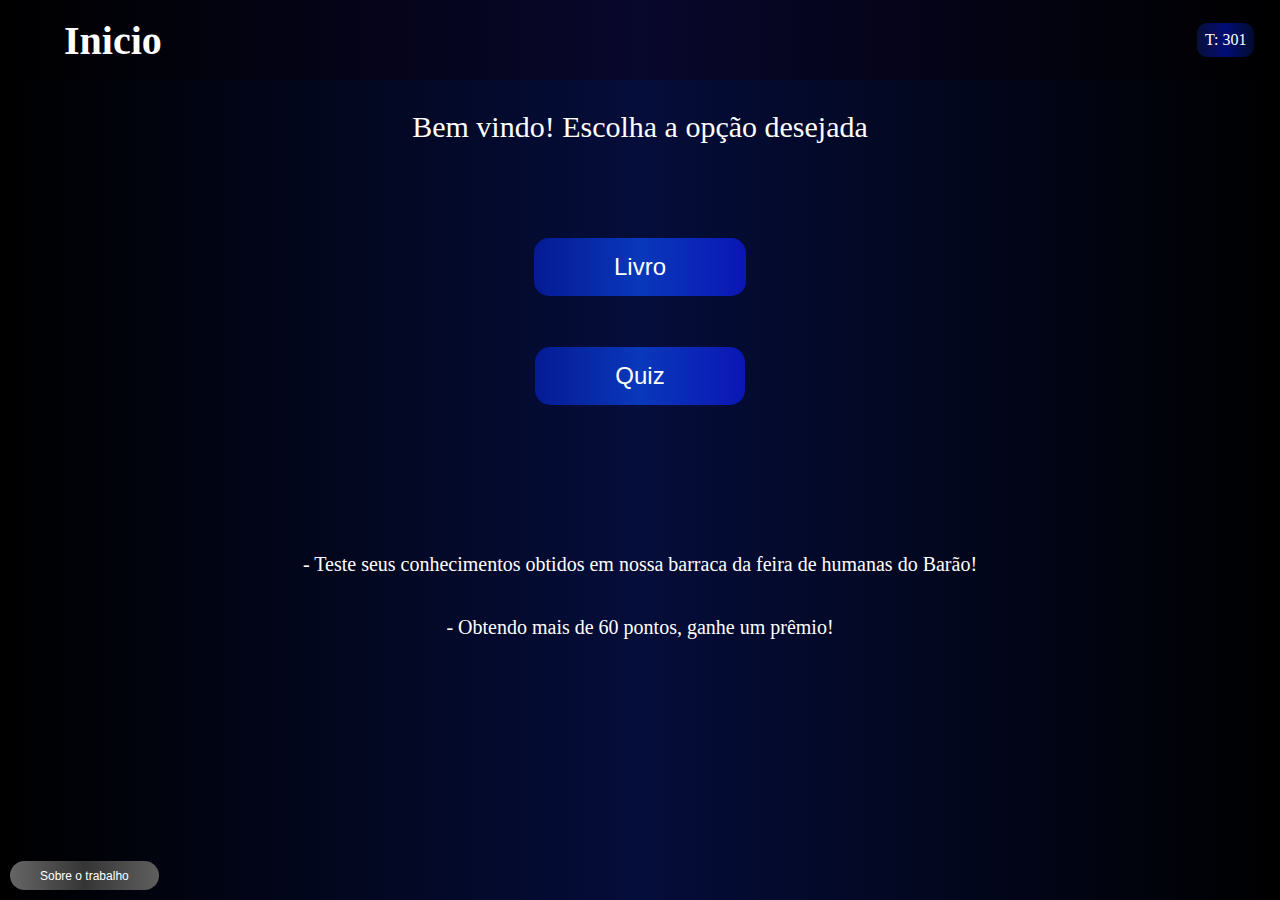
<file: V2/index.html>
<!DOCTYPE html>

<head>
    <meta charset="UTF-8">
    <meta name="viewport" content="width=device-width, initial-scale=1.0">
    <link rel="stylesheet" id='stylesheet' href="csspage.css">
    <title>Banca da 301</title>
    <link rel="icon" type="images/x-icon"
        href="https://www.iconsdb.com/icons/preview/blue/book-xxl.png">
</head>

<body>
    <div class="header" style="justify-content: space-between; align-items: center;">
        <p style="color: white; margin-left: 5%; font-size: 40px; font-weight: bold;">Inicio</p>
        <p style="color: white; margin-right: 2%; border: 1px; border-radius: 10px; background-image: linear-gradient(to right, rgb(7, 16, 56), rgb(1, 13, 117), rgb(3, 11, 46)); padding: 8px;">T: 301</p>
    </div>
    <div class="container" style="justify-content: center; align-items: center; text-align: center;">
        <p style="color: white; font-size: 30px;">Bem vindo! Escolha a opção desejada</p>
    </div>

    <div class="container" style="justify-content: center; margin-top: 5%;">
        <div>
            <button class="botaomenu">Livro</button>
        </div>
    </div>
    <div class="container" style="justify-content: center; margin-top: 4%;">
        <div>
            <button class="botaomenu">Quiz</button>
        </div>
    </div>
    <div class="container" style="flex-direction: column; justify-content: center; margin: 8%; margin-top: 10%;">
        <div>
            <p style="color: white; font-size: 20px; text-align: center;">- Teste seus conhecimentos obtidos em nossa barraca da feira de humanas do Barão!</p>
        </div>
        <div>
            <p style="color: white; font-size: 20px; text-align: center;">- Obtendo mais de 60 pontos, ganhe um prêmio!</p>
        </div>
    </div>

    <button class="botaoparticipantes" style="position: absolute; bottom: 0;">Sobre o trabalho</button>
</body>

</html>
</file>
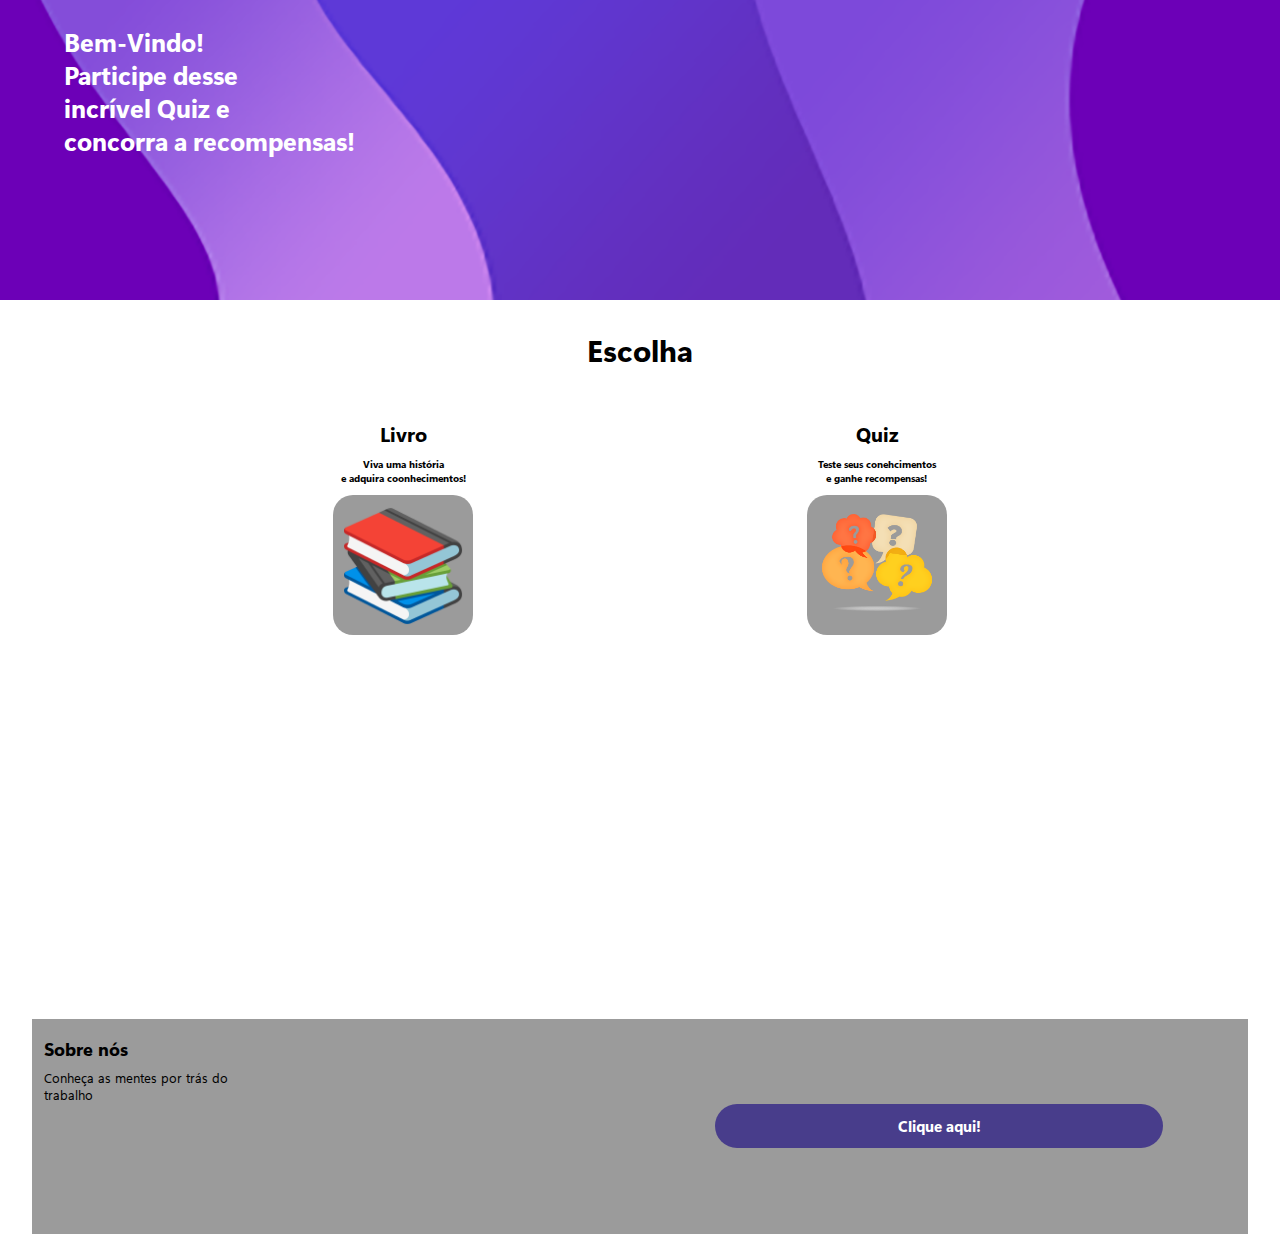
<file: V3 piloto/index.html>
<!DOCTYPE html>

<head>
    <meta charset="UTF-8">
    <meta name="viewport" content="width=device-width, initial-scale=1.0">
    <link rel="stylesheet" id='stylesheet' href="csspage.css">
    <title>Banca da 301</title>
    <link rel="icon" type="images/x-icon"
        href="https://www.iconsdb.com/icons/preview/purple/book-xxl.png">
</head>

<body>
    <div class="header" style="flex-direction: column;">
        <p style="color: white; margin-left: 5%; font-size: 25px; font-weight: bold; width: 50%; font-family: padrao;">Bem-Vindo! <br> Participe desse<br> incrível Quiz e <br> concorra a <strong>recompensas</strong>!</p>
    </div>
    <div class="container" style="justify-content: center; align-items: center; text-align: center;">
        <p style="font-size: 30px; font-family: padrao; font-weight: bold;">Escolha</p>
    </div>
    <div class="container" style="justify-content: space-evenly">
        <div>
            <p style="font-family: padrao; font-size: 20px; font-weight: bold; text-align: center; margin-bottom: 1%;">Livro</p>
            <p style="font-family: padrao; font-size: 10px; font-weight: bold; text-align: center;">Viva uma história<br> e adquira coonhecimentos!</p>
            <button class="botaolivro"></button>
        </div>
        <div>
            <p style="font-family: padrao; font-size: 20px; font-weight: bold; text-align: center; margin-bottom: 1%;">Quiz</p>
            <p style="font-family: padrao; font-size: 10px; font-weight: bold; text-align: center;">Teste seus conehcimentos<br> e ganhe recompensas!</p>
            <button class="botaoquiz"></button>
        </div>
    </div>

    <div class="container" style="justify-content: center; margin-top: 20%;">
        <div class="elementox" style="justify-content: space-between;">
            <div>
                <p style="font-weight: bold; font-family: padrao; font-size: 18px; margin-left: 5%;">Sobre nós</p>
                <p style="font-family: padrao; font-size: 13px; margin-top: -10px; margin-left: 5%;">Conheça as mentes por trás do trabalho</p>
            </div>
            <Button class="botaoparticipantes">Clique aqui!</Button>
        </div>
    </div>


</body>

</html>
</file>
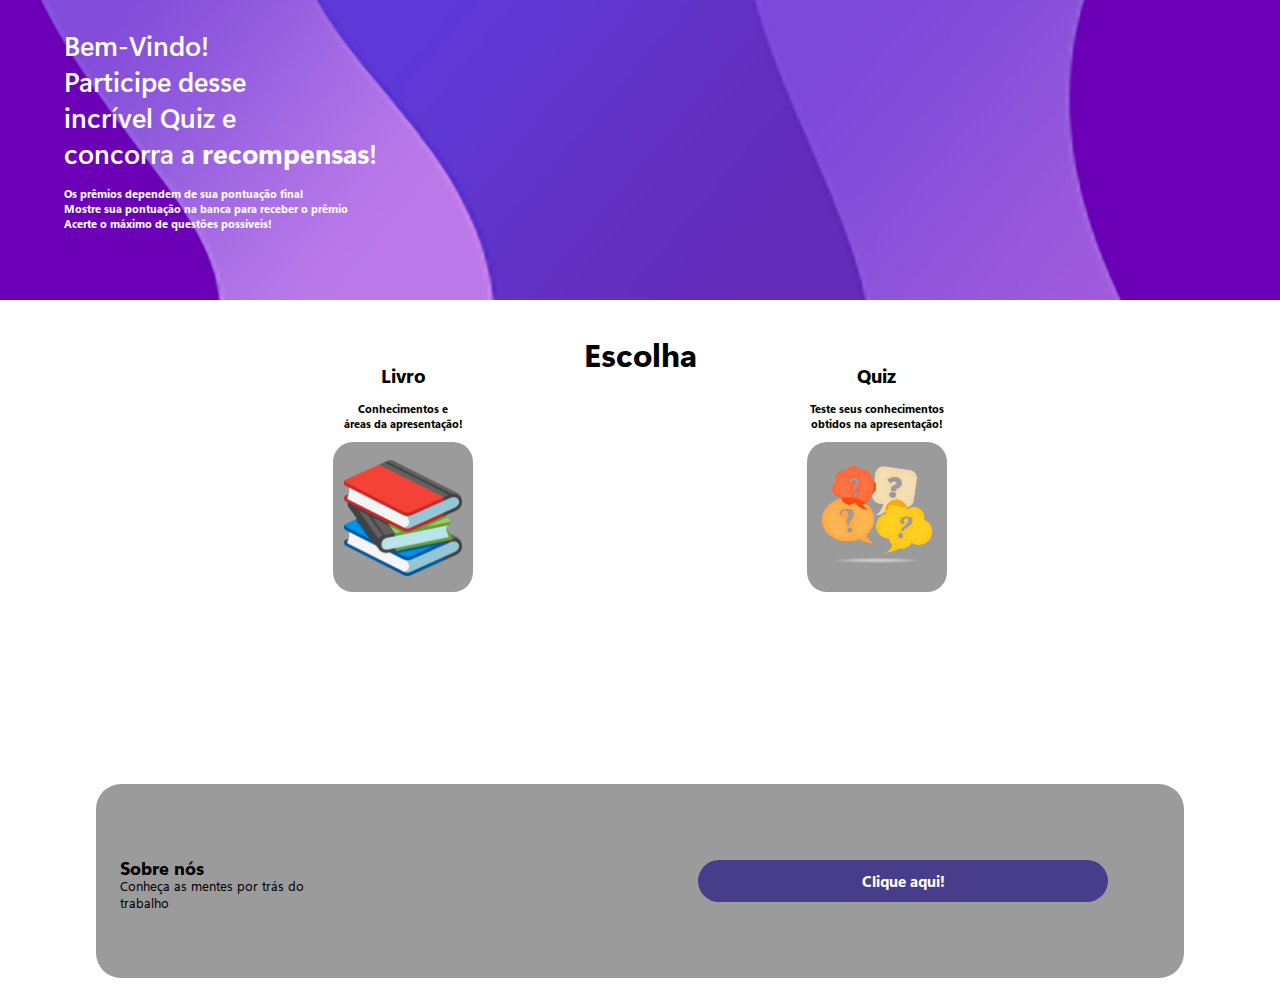
<file: V3/index.html>
<!DOCTYPE html>

<head>
    <meta charset="UTF-8">
    <meta name="viewport" content="width=device-width, initial-scale=1.0">
    <link rel="stylesheet" id='stylesheet' href="csspage.css">
    <title>Banca da 301</title>
    <link rel="icon" type="images/x-icon"
        href="assets/purplebook.png">
</head>

<body>
    <div class="header column">
        <p style="color: white; margin-left: 5%; font-size: 170%; font-weight: 600; width: 70%;">Bem-Vindo! <br> Participe desse<br> incrível Quiz e <br> concorra a <strong>recompensas</strong>!</p>
        <p style="color: white; margin-left: 5%; margin-top: -1% ;font-size: 70%; font-weight: 800; width: 75%;">Os prêmios dependem de sua pontuação final<br>Mostre sua pontuação na banca para receber o prêmio<br>Acerte o máximo de questões possíveis!</p>
    </div>
    <div class="container center centermid" style="text-align: center;">
        <p style="font-size: 200%; font-weight: bold;">Escolha</p>
    </div>
    <div class="container" style="justify-content: space-evenly; margin-top: -5%;">
        <div class="container column centermid">
            <p style="font-size: 120%; font-weight: bold; text-align: center; margin-bottom: 1%;">Livro</p>
            <p style="font-size: 70%; font-weight: 700; text-align: center;">Conhecimentos e<br>áreas da apresentação!</p>
            <a class="botaolivro" href="xlivro.html"></a>
        </div>
        <div class="container column centermid">
            <p style="font-size: 120%; font-weight: bold; text-align: center; margin-bottom: 1%;">Quiz</p>
            <p style="font-size: 70%; font-weight: 700; text-align: center;">Teste seus conhecimentos<br>obtidos na apresentação!</p>
            <a class="botaoquiz" href="xquiz.html"></a>
        </div>
    </div>

    <div class="container center" style="margin-top: 5%;">
        <div class="elementox centermid" style="justify-content: space-between;">
            <div>
                <p style="font-weight: bold;font-size: 110%; margin-left: 10%;">Sobre nós</p>
                <p style="font-size: 80%; margin-top: -8%; margin-left: 10%;">Conheça as mentes por trás do trabalho</p>
            </div>
            <a class="botaoparticipantes" href="xsobre.html">Clique aqui!</a>
        </div>
    </div>


</body>

</html>
</file>
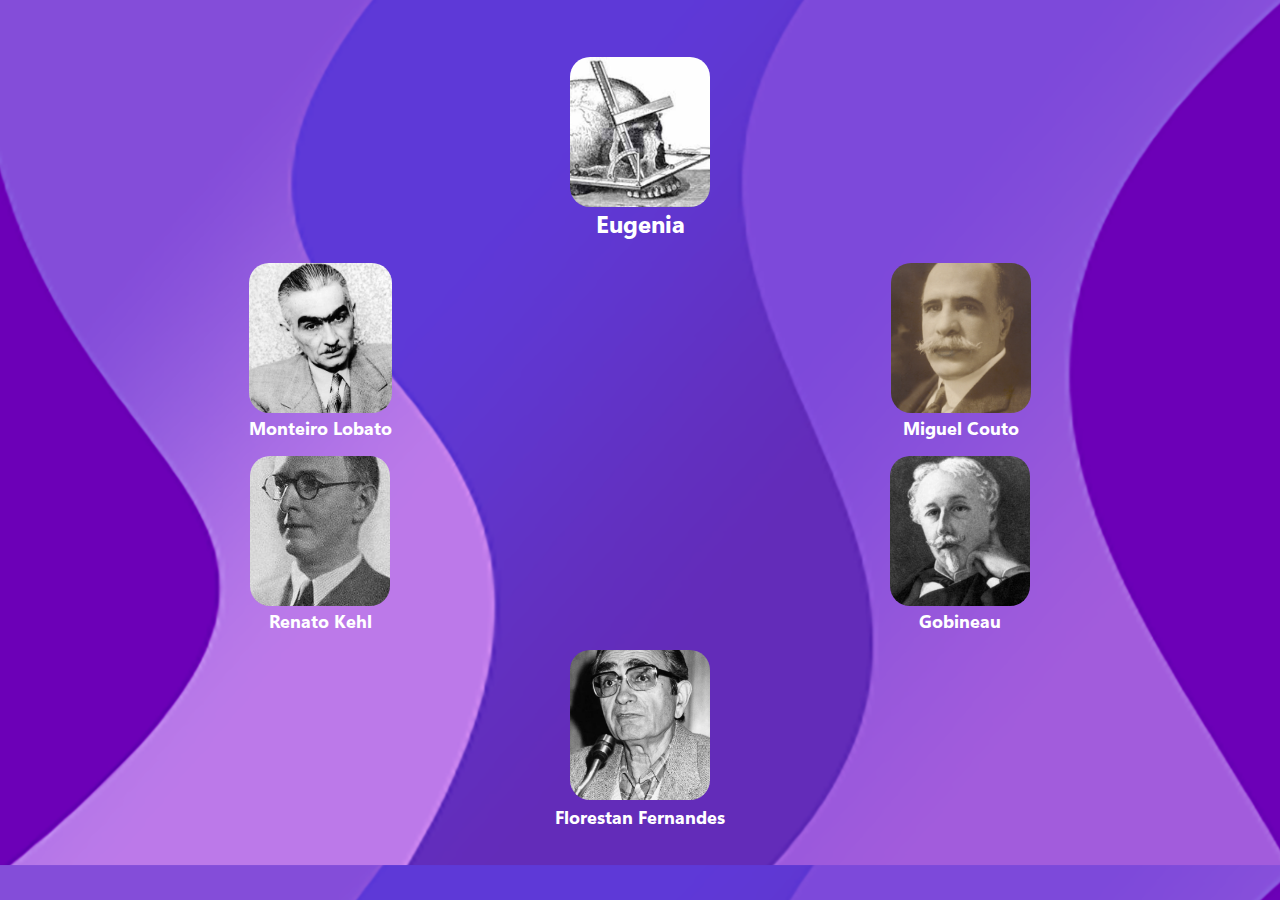
<file: V3/xlivro.html>
<!DOCTYPE html>
<html lang="pt">

<head>
    <meta charset="UTF-8">
    <meta name="viewport" content="width=device-width, initial-scale=1.0">
    <link rel="stylesheet" id='stylesheet' href="csspage.css">
    <title>Livro da 301</title>
    <link rel="icon" type="images/x-icon" href="assets/purplebook.png">
</head>

<body
    style="background-image: url(assets/basetop.png); background-size: cover; background-position: center center; height: 100%; margin-top: 4%;">
    <div id="Initial" class="container column centermid center" style="height: 800px; width: 100%;">
        <div class="container column">
            <button class="botaoautores"; style="background-image: url(assets/Eugenia.jpg); background-size: cover;"
                onclick="push('Eugenia', 'Initial')"></button>
            <p class="centertext" style="font-size: 150%; font-weight: 700; color: white; margin-top: 0%;">Eugenia</p>
        </div>
        <div class="container row" style="justify-content: space-around; width: 100%;">
            <div class="container column">
                <button class="botaoautores" ; style="background-image: url(assets/monteirolobato.jpg);"
                    onclick="push('Monteiro', 'Initial')"></button>
                <p class="centertext" style="font-size: 110%; font-weight: 700; color: white; margin-top: 2%;">Monteiro Lobato</p>
            </div>
            <div class="container column">
                <button class="botaoautores" ; style="background-image: url(assets/Miguelcolto.png);" onclick="push('Couto', 'Initial')"></button>
                <p class="centertext" style="font-size: 110%; font-weight: 700; color: white; margin-top: 2%;">Miguel Couto</p>
            </div>
        </div>
        <div class="container row" style="width: 100%; justify-content: space-around;">
            <div class="container column">
                <button class="botaoautores" ; style="background-image: url(assets/renatokehl.jpg);" onclick="push('Renato', 'Initial')"></button>
                <p class="centertext" style="font-size: 110%; font-weight: 700; color: white; margin-top: 2%;">Renato Kehl</p>
            </div>
            <div class="container column">
                <button class="botaoautores" ;
                    style="background-image: url(assets/Gobineau.webp); background-size: 150%;" onclick="push('Gobineau', 'Initial')"></button>
                <p class="centertext" style="font-size: 110%; font-weight: 700; color: white; margin-top: 2%;">Gobineau</p>
            </div>
        </div>
        <div class="container column centermid center" style="width: 20%;">
            <button class="botaoautores" ; style="background-image: url(assets/florestan.png);"
                onclick="push('Florestan', 'Initial')"></button>
            <p class="centertext" style="font-size: 110%; font-weight: 700; color: white; margin-top: 2%;">Florestan Fernandes</p>
        </div>
    </div>

    <div id="Eugenia" style="display: none; height: 800px;">
        <div class="container centermid center">
            <div class="container column" style="justify-content: center; width: 80%;">
                <p class="centertext" style="font-size: 290%; font-weight: 700; color: white;">Eugenia</p>
                <img src="assets/Eugenia.jpg" style="height: 20%; width: auto; border-radius: 10px;">
                <p class="centertext" style="font-size: 170%; font-weight: 700; color: white; margin: 1%; text-shadow: 1px 1px black;">Teoria científica com seu auge no século XIX</p>
                <p class="centertext" style="font-size: 150%; font-weight: 700; color: white; margin: 5%; font-style: italic;">Busca provar a superioridade de raças e buscar formas de formas de combater a miscigenação e pessoas consideras inferioras</p>
                <a class="botaoparticipantes" style="align-self: center;" href="xlivro.html">Voltar</a>
            </div>
        </div>
    </div>

    <div id="Monteiro" style="display: none; height: 800px;">
        <div class="container centermid center">
            <div class="container column" style="justify-content: center; width: 80%;">
                <p class="centertext" style="font-size: 290%; font-weight: 700; color: white;">Monteiro Lobato</p>
                <img src="assets/monteirolobato.jpg" style="height: 20%; width: auto; border-radius: 10px;">
                <p class="centertext" style="font-size: 170%; font-weight: 700; color: white; margin: 1%; text-shadow: 1px 1px black;">Escritor brasileiro</p>
                <p class="centertext" style="font-size: 150%; font-weight: 700; color: white; margin: 5%; font-style: italic;">"País de mestiços onde o branco não tem força para organizar uma Ku Klux Klan é um país perdido[...]"</p>
                <a class="botaoparticipantes" style="align-self: center;" href="xlivro.html">Voltar</a>
            </div>
        </div>
    </div>

    <div id="Couto" style="display: none; height: 800px;">
        <div class="container centermid center">
            <div class="container column" style="justify-content: center; width: 80%;">
                <p class="centertext" style="font-size: 290%; font-weight: 700; color: white;">Miguel Couto</p>
                <img src="assets//Miguelcolto.png" style="height: 20%; width: auto; border-radius: 10px;">
                <p class="centertext" style="font-size: 170%; font-weight: 700; color: white; margin: 1%; text-shadow: 1px 1px black;">Médico brasileiro</p>
                <p class="centertext" style="font-size: 150%; font-weight: 700; color: white; margin: 5%; font-style: italic;">Com a ajuda de políticos da época, aprovou uma emenda constitucional que levava seu nome para tentar barrar a imigração japonesa</p>
                <a class="botaoparticipantes" style="align-self: center;" href="xlivro.html">Voltar</a>
            </div>
        </div>
    </div>

    <div id="Renato" style="display: none; height: 800px;">
        <div class="container centermid center">
            <div class="container column" style="justify-content: center; width: 80%;">
                <p class="centertext" style="font-size: 290%; font-weight: 700; color: white;">Renato Kehl</p>
                <img src="assets/renatokehl.jpg" style="height: 5%; width:auto; border-radius: 10px;">
                <p class="centertext" style="font-size: 170%; font-weight: 700; color: white; margin: 1%; text-shadow: 1px 1px black;">Médico brasileiro</p>
                <p class="centertext" style="font-size: 150%; font-weight: 700; color: white; margin: 5%; font-style: italic;">Pai da eugenia no Brasil, apoiava a criação de um projeto amplo de branqueamento</p>
                <a class="botaoparticipantes" style="align-self: center;" href="xlivro.html">Voltar</a>
            </div>
        </div>
    </div>

    <div id="Gobineau" style="display: none; height: 800px;">
        <div class="container centermid center">
            <div class="container column" style="justify-content: center; width: 80%;">
                <p class="centertext" style="font-size: 290%; font-weight: 700; color: white;">Conde de Gobineau</p>
                <img src="assets/Gobineau.webp" style="height: 5%; width:auto; border-radius: 10px;">
                <p class="centertext" style="font-size: 170%; font-weight: 700; color: white; margin: 1%; text-shadow: 1px 1px black;">Filósofo e escritor</p>
                <p class="centertext" style="font-size: 150%; font-weight: 700; color: white; margin: 5%; font-style: italic;">"O casamento entre raças resulta em criaturas repugnantes"</p>
                <p class="centertext" style="font-size: 150%; font-weight: 700; color: white; margin: 5%; font-style: italic;">Para Gobineau, a população brasileira não iria durar mais de 200 anos devido a miscigenação</p>
                <a class="botaoparticipantes" style="align-self: center;" href="xlivro.html">Voltar</a>
            </div>
        </div>
    </div>

    <div id="Florestan" style="display: none; height: 800px;">
        <div class="container centermid center">
            <div class="container column" style="justify-content: center; width: 80%;">
                <p class="centertext" style="font-size: 290%; font-weight: 700; color: white;">Florestan Fernandes</p>
                <img src="assets/florestan.png" style="height: 5%; width:auto; border-radius: 10px;">
                <p class="centertext" style="font-size: 170%; font-weight: 700; color: white; margin: 1%; text-shadow: 1px 1px black;">Sociólogo brasileiro</p>
                <p class="centertext" style="font-size: 150%; font-weight: 700; color: white; margin: 5%; font-style: italic;">"O brasileiro tem preconceito de ter preconceito"</p>
                <a class="botaoparticipantes" style="align-self: center;" href="xlivro.html">Voltar</a>
            </div>
        </div>
    </div>

    <script>
        function push(shown, hidden) {
            document.getElementById(shown).style.display = 'block';
            document.getElementById(hidden).style.display = 'none';
            return false;
        }
    </script>
</body>

</html>
</file>
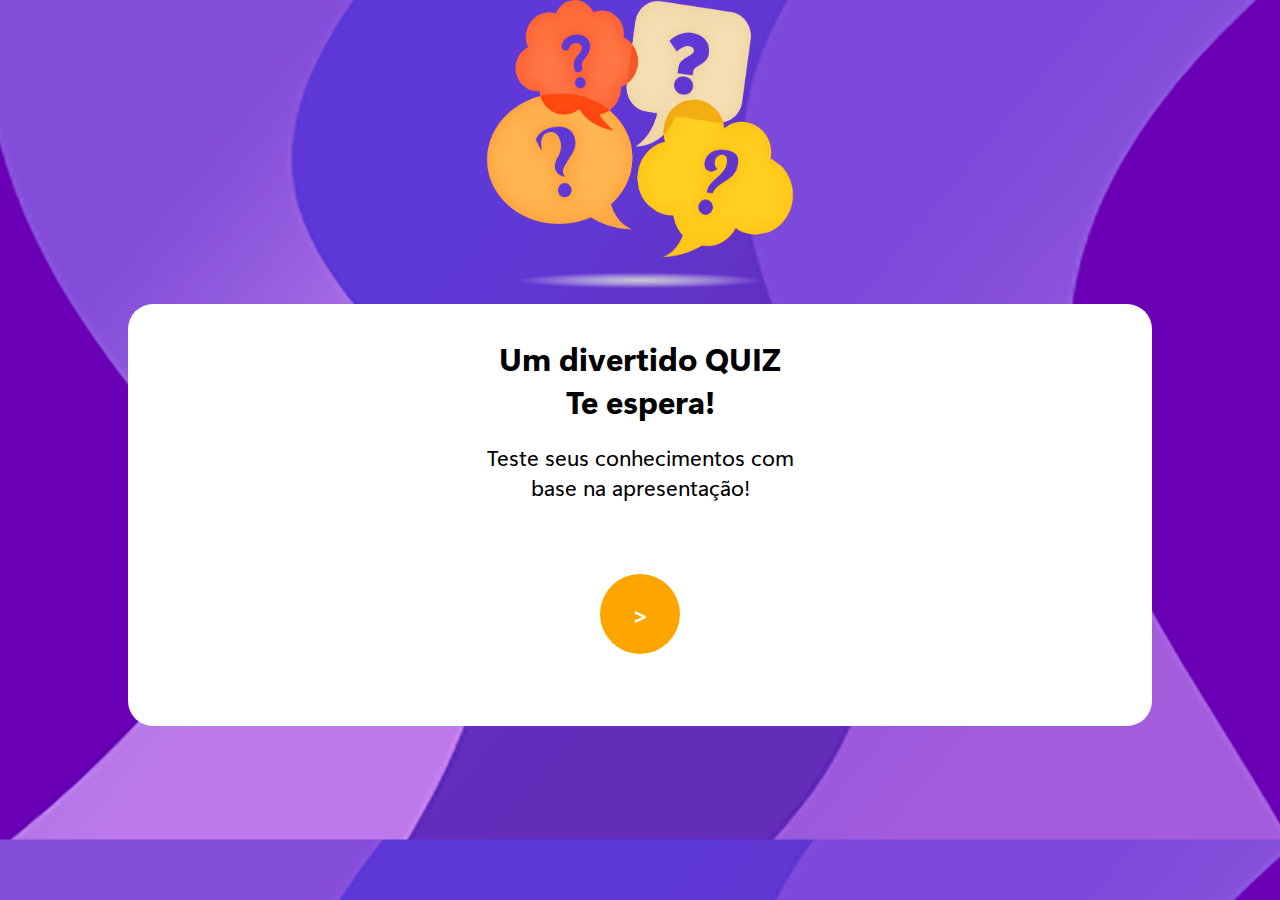
<file: V3/xquiz.html>
<!DOCTYPE html>
<html lang="pt">

<head>
    <meta charset="UTF-8">
    <meta name="viewport" content="width=device-width, initial-scale=1.0">
    <link rel="stylesheet" id='stylesheet' href="csspage.css">
    <title>Quiz da 301</title>
    <link rel="icon" type="images/x-icon" href="assets/purplebook.png">
</head>

<body
    style="background-image: url(assets/basetop.png); background-size: cover; background-position: center center; height: 100%; ">
    <div id="Initial" class="container centermid column" style="height: 800px;">
        <a onclick="openPCv()"><img src="assets/pngwing.com.png" height="300px" width="350px"></a>
        <div class="container centermid column" style="background-color: white; border-radius: 25px; width: 80%;">
            <p style="font-size: 200%; font-weight: bold; margin-bottom: 2%; text-align: center;">Um divertido
                QUIZ<br>Te espera!</p>
            <p style="font-size: 140%; margin: 0%; text-align: center; font-weight: 450;">Teste seus conhecimentos
                com<br>base na apresentação!</p>
            <Button class="botaoicon" onclick="start()">></Button>
        </div>

    </div>

    <div id="Question" class="container centermid center column" style="display: none; height: 800px;">
        <div class="container centermid center column"
            style="background-color: white; border-radius: 15px; height: 40%; margin: 8%;">
            <img src="assets//1f4da.png" width="auto" height="30%">
            <p id="pergunta" style="font-size: 180%; font-weight: 650; text-align: center; margin-top: 2%;"></p>
        </div>
        <div id="alternativas" class="container centermid column center"></div>
    </div>


    <div id="Results" class="container centermid center column" style="display: none; height: 800px;">
        <div class="container column centermid center"
            style="background-color: white; border-radius: 15px; height: 60%; margin: 8%;">
            <p style="font-size: 240%; font-weight: bold; text-align: center;">Resultados:</p>
            <p id='FinalResult' style="font-size: 200%; font-weight: bold; text-align: center;"></p>
            <a class="botaoquestion" href="xquiz.html">Refazer quiz</a>
        </div>

    </div>
    <script>
        var Questions = [
            //Monteiro Lobato
            {
                question: "\"País de mestiços onde o branco não tem força para organizar uma Ku Klux Klan é um país perdido[...]\" Quem foi o autor da frase?",
                alternatives: {
                    a: "Florestan Fernandes",
                    b: "Miguel Colto",
                    c: "Augustus Freye",
                    d: "Monteiro Lobato"
                },
                res: "d"
            },
            //Alexandre Tepedino
            {
                question: "\"Embora o Brasil tenha tudo para ser um país próspero, o povo não estava a sua altura\" Quem foi o autor da frase?",
                alternatives: {
                    a: "Monteiro Lobato",
                    b: "Miguel Couto",
                    c: "Alexandre Tepedino",
                    d: "Florestan Fernandes"
                },
                res: "c"
            },
            //Miguel Couto
            {
                question: "A emenda constitucional de 1934 com o objetivo de barrar a entrada de japoneses no Brasil ficou conhecida como?",
                alternatives: {
                    a: "Emenda Manuel Ketchup",
                    b: "Emenda japonesa",
                    c: "Emenda Miguel Couto",
                    d: "Emenda Imigração"
                },
                res: "c"
            },
            //Renato Kehl
            {
                question: "Quem é o pai da eugenia no Brasil?",
                alternatives: {
                    a: "Miguel Colto",
                    b: "Monteiro Lobato",
                    c: "Renato Kehl",
                    d: "Florestan Fernandes"
                },
                res: "c"
            },
            //Conde Gobrineau
            {
                question: "Qual sociólogo afirmava que o casamento entre raças diferentes resultava em criaturas repugnantes",
                alternatives: {
                    a: "Conde Gobrineau",
                    b: "Miguel Couto",
                    c: "Florestan Fernandes",
                    d: "Monteiro Lobato"
                },
                res: "a"
            },
            {
                question: "Para _______, a população brasileira iria acabar em menos de 200 anos, pois seria uma população toda mulata",
                alternatives: {
                    a: "Monteiro Lobato",
                    b: "Conde de Gobrineau",
                    c: "Florestan Fernandes",
                    d: "Miguel Couto"
                },
                res: "b"
            },
            //Florestan Fernandes
            {
                question: "\"O brasileiro tem preconceito de ter preconceito\" Qual foi o autor dessa frase?",
                alternatives: {
                    a: "Monteiro Lobato",
                    b: "Florestan Fernandes",
                    c: "Miguel Couto",
                    d: "Seu Madruga"
                },
                res: "b"
            },
            //Aleatórias
            {
                question: "Qual século foi o auge do racismo científico?",
                alternatives: {
                    a: "Século XI",
                    b: "Século IX",
                    c: "Século XXI",
                    d: "Século XIX"
                },
                res: "d"
            },
            {
                question: "O branqueamento para os médicos eugenistas seria a forma de corrigir problemas genéticos adquiridos com:",
                alternatives: {
                    a: "O racismo",
                    b: "A guerra",
                    c: "A miscigenação",
                    d: "A desigualdade"
                },
                res: "c"
            },
            {
                question: "Qual teoria a eugenia busca explicar?",
                alternatives: {
                    a: "A justiça no mundo",
                    b: "A superioridade de raças",
                    c: "A legalidade de territórios",
                    d: "A desigualdade entre países"
                },
                res: "b"
            },

        ]

        function start() {
            push('Question', 'Initial');
            nextquestion();
        }

        function nextquestion() {
            document.getElementById('pergunta').innerHTML = '';
            document.getElementById('alternativas').innerHTML = '';
            console.log(Questions.length);
            var min, max, r, n, p;
            min = 0;
            max = Questions.length - 1;
            r = 1;
            for (let i = 0; i < r; i++) {
                do {
                    n = Math.floor(Math.random() * (max - min + 1)) + min;
                    p = repiter.includes(n);
                    if (!p) {
                        repiter.push(n);
                    }
                }
                while (p);
            }
            var ramdomquestion = Questions[n];
            document.getElementById('pergunta').innerHTML += ramdomquestion.question;
            if(modocb == true){
                document.getElementById('alternativas').innerHTML += `
                <div class="container centermid center row" style="width: 100%; margin-left: 6%">
                    <div class="container column" style="width: 50%">
                        <Button class="botaoquestion" onclick='revise("${ramdomquestion.res}", "a")'>${ramdomquestion.alternatives.a}</Button>
                        <Button class="botaoquestion" onclick='revise("${ramdomquestion.res}", "b")'>${ramdomquestion.alternatives.b}</Button>
                    </div>
                    <div class="container column" style="width: 50%">
                        <Button class="botaoquestion" onclick='revise("${ramdomquestion.res}", "c")'>${ramdomquestion.alternatives.c}</Button>
                        <Button class="botaoquestion" onclick='revise("${ramdomquestion.res}", "d")'>${ramdomquestion.alternatives.d}</Button>
                    </div>
                </div>
            `
            } else{
                document.getElementById('alternativas').innerHTML += `
                <Button class="botaoquestion" onclick='revise("${ramdomquestion.res}", "a")'>${ramdomquestion.alternatives.a}</Button>
                <Button class="botaoquestion" onclick='revise("${ramdomquestion.res}", "b")'>${ramdomquestion.alternatives.b}</Button>
                <Button class="botaoquestion" onclick='revise("${ramdomquestion.res}", "c")'>${ramdomquestion.alternatives.c}</Button>
                <Button class="botaoquestion" onclick='revise("${ramdomquestion.res}", "d")'>${ramdomquestion.alternatives.d}</Button>
            `
            }
            numberquestion = numberquestion + 1;
        }

        function revise(correct, selected) {
            if (numberquestion <= 5) {
                if (correct == selected) {
                    acepts++;
                    console.log(acepts)
                    nextquestion();
                } else {
                    nextquestion();
                }
            } else {
                if (correct == selected) {
                    acepts++;
                    push('Results', 'Question')
                    document.getElementById('FinalResult').innerHTML = '';
                    document.getElementById('FinalResult').innerHTML += `${acepts * 20} Pontos de 100!`;
                } else {
                    push('Results', 'Question')
                    document.getElementById('FinalResult').innerHTML = '';
                    document.getElementById('FinalResult').innerHTML += `${acepts * 20} Pontos de 100!`;
                }
            }
        }

        function push(shown, hidden) {
            document.getElementById(shown).style.display = 'block';
            document.getElementById(hidden).style.display = 'none';
            return false;
        }

        function openPCv(){
            if(pcV == 3){
                alert('Versão chrome ativada!')
                modocb = true;

            } else{
                pcV++
                console.log(pcV)
            }
        }

        let numberquestion = 1;
        let acepts = 0;
        var repiter = [];
        var pcV = 0;
        var modocb = false;

    </script>
</body>

</html>
</file>
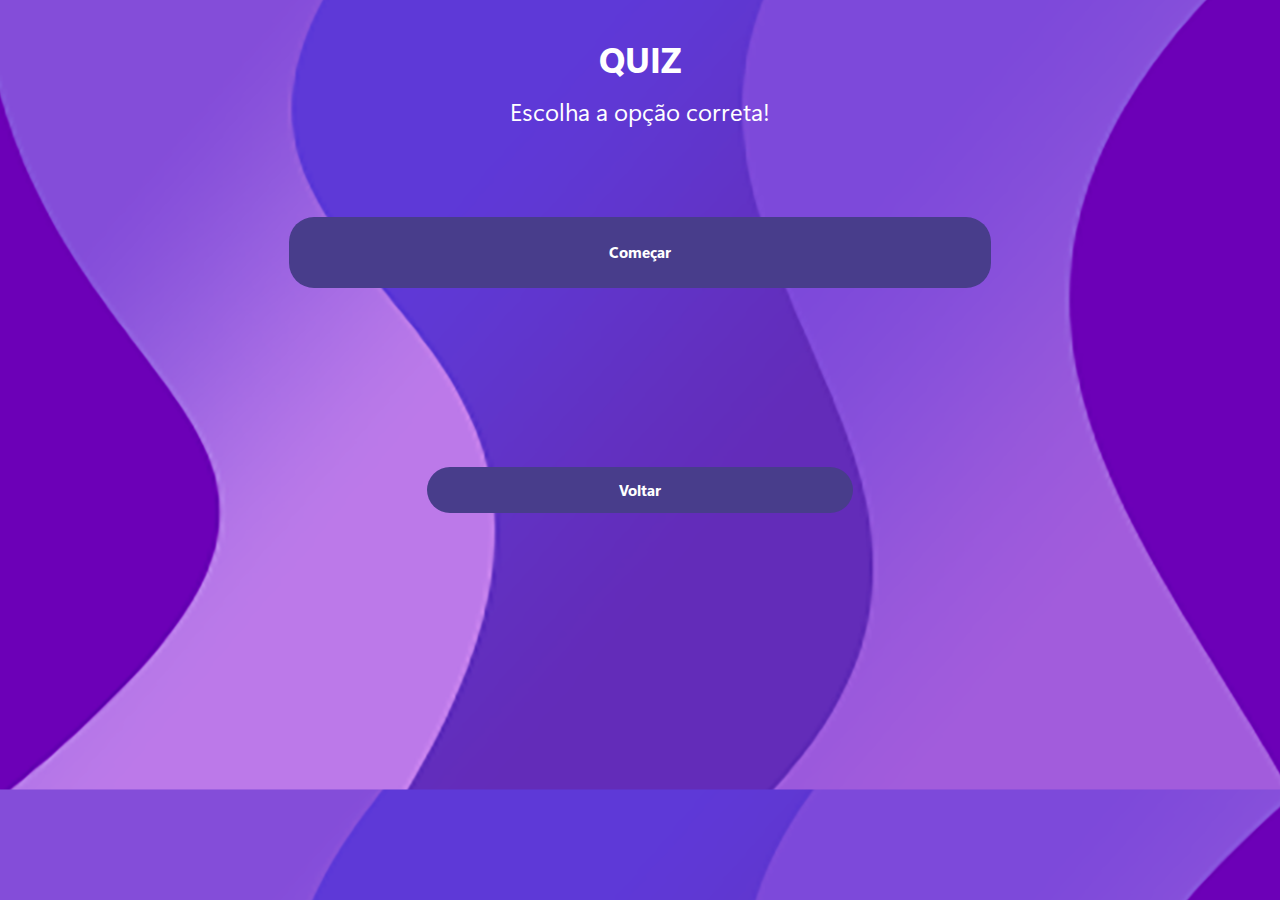
<file: V3/xquiz2.html>
<!DOCTYPE html>
<html lang="pt">

<head>
    <meta charset="UTF-8">
    <meta name="viewport" content="width=device-width, initial-scale=1.0">
    <link rel="stylesheet" id='stylesheet' href="csspage.css">
    <title>Quiz da 301</title>
    <link rel="icon" type="images/x-icon" href="assets/purplebook.png">
</head>

<body
    style="background-image: url(assets/basetop.png); background-size: cover; background-position: center center; height: 100%; ">
    <div id="Initial" class="container centermid column" style="height: 700px;">
        <p style="font-size: 220%; font-weight: bold; margin-bottom: 1%; color: white;">QUIZ</p>
        <p style="font-size: 150%; margin: 0%; color: white;">Escolha a opção correta!</p>
        <Button class="botaostart" onclick="push('Question', 'Initial')">Começar</Button>
        <a class="botaoparticipantes" style="align-self: center;" href="index.html">Voltar</a>

    </div>

    <div id="Question" class="container centermid center column" style="display: none; height: 700px;">
        <p style="font-size: 240%; font-weight: bold; color: white; text-align: center;">O que é uma
            onomatopeia?(pergunta teste)</p>
        <Button class="botaoquestion" onclick="somarpontos(0)">Poema emocionante</Button>
        <Button class="botaoquestion" onclick="somarpontos(0)">História famosa</Button>
        <Button class="botaoquestion" onclick="somarpontos(1)">Figura de linguagem</Button>
        <Button class="botaoquestion" onclick="somarpontos(0)">Espécie de inseto</Button>
    </div>

    <div id="Results" class="container centermid center column" style="display: none; height: 700px;">
        <p style="font-size: 240%; font-weight: bold; color: white; text-align: center;">Resultados: Test</p>
        <p style="font-size: 200%; font-weight: bold; color: white; text-align: center;"><span id='points'></span></p>
    </div>
    <script>
        var pontos = 'Não definido';
        function somarpontos(result) {
            if (result == 1) {
                pontos = 'Acertou!!'
                document.getElementById("points").innerHTML = pontos;
                push('Results', 'Question')
            } else {
                pontos = 'Errou!!'
                document.getElementById("points").innerHTML = pontos;
                push('Results', 'Question')
            }
        }
        function push(shown, hidden) {
            document.getElementById(shown).style.display = 'block';
            document.getElementById(hidden).style.display = 'none';
            return false;
        }   
    </script>
</body>

</html>
</file>
<file: V2/csspage.css>
body {
    margin: 0%;
    background-image: linear-gradient(to right, rgb(0, 0, 0), rgb(5, 13, 58), rgb(0, 0, 0));
}

.header {
    display: flex;
    width: 100%;
    height: 80px;
    background-image: linear-gradient(to right, rgb(0, 0, 0), rgb(8, 7, 44), rgb(0, 0, 0));
}


.container {
    display: flex;
}


/* PROPS */

.botaomenu {
    padding: 15px 80px;
    font-size: 24px;
    cursor: pointer;
    text-align: center;
    text-decoration: none;
    outline: none;
    color: #fff;
    background-image: linear-gradient(to right, rgb(5, 26, 148), #0938bb, rgb(11, 22, 180));
    border: none;
    border-radius: 15px;
    
}

.botaomenu:active {
    background-image: linear-gradient(to right, rgb(47, 72, 212), #4674f3, rgb(43, 56, 231));
    transform: translateY(4px);
  }

  .botaoparticipantes {
    margin: 10px;
    padding: 7.5px 30px;
    font-size: 12px;
    cursor: pointer;
    text-align: center;
    text-decoration: none;
    color: #fff;
    background-image: linear-gradient(to right, rgb(102, 102, 102), #353535, rgb(95, 95, 95));
    border: none;
    border-radius: 15px;
}

.botaoparticipantes:active {
    background-image: linear-gradient(to right, rgb(117, 117, 117), #868686, rgb(156, 156, 156));
    transform: translateY(4px);
  }
</file>
<file: V3 piloto/csspage.css>
body {
    margin: 0%;
}

.header {
    display: flex;
    width: 100%;
    height: 300px;
    background-image: url(assets/basetop.png);
    background-size: cover;
    background-repeat: no-repeat;
    background-position: center;
}

@font-face {
    font-family: 'padrao';
    src: url('assets/SegUIVar.ttf');
}


.container {
    display: flex;
}


/* PROPS */

.botaolivro {
    padding: 70px 70px;
    cursor: pointer;
    text-align: center;
    text-decoration: none;
    outline: none;
    color: #fff;
    background-image: url(assets/1f4da.png);
    background-position: center;
    background-size: 90%;
    background-repeat: no-repeat;
    background-color: rgb(155, 155, 155);
    border: none;
    border-radius: 20px;
    
}

.botaolivro:active {
    transform: translateY(4px);
  }

  .botaoquiz {
    padding: 70px 70px;
    cursor: pointer;
    text-align: center;
    text-decoration: none;
    outline: none;
    color: #fff;
    background-image: url(assets/pngwing.com.png);
    background-repeat: no-repeat;
    background-position: center;
    background-size: 90%;
    background-color: rgb(155, 155, 155);
    border: none;
    border-radius: 20px;
    
}

.botaoquiz:active {
    transform: translateY(4px);
  }

  .botaoparticipantes {
    margin: 7%;
    padding: 1% 15%;
    cursor: pointer;
    text-align: center;
    text-decoration: none;
    color: #fff;
    background-color: darkslateblue;
    font-family: padrao;
    font-weight: bold;
    font-size: 15px;
    border: none;
    border-radius: 25px;
}

.botaoparticipantes:active {
    background-image: linear-gradient(to right, rgb(117, 117, 117), #868686, rgb(156, 156, 156));
    transform: translateY(4px);
  }
  .elementox{
    display: flex;
    margin-top: 10%;
    height: 10%;
    width: 95%;
    background-color: rgb(155, 155, 155);
  }
</file>
<file: V3/csspage.css>
body {
    margin: 0%;
}

.header {
    display: flex;
    width: 100%;
    height: 300px;
    background-image: url(assets/basetop.png);
    background-size: cover;
    background-repeat: no-repeat;
    background-position: center;
}

p {
    font-family: padrao;
}

@font-face {
    font-family: 'padrao';
    src: url('assets/SegUIVar.ttf');
}


.container {
    display: flex;
}

.row {
    display: flex;
    flex-direction: row;
}

.column {
    display: flex;
    flex-direction: column;
}

.center {
    justify-content: center;
}

.centermid {
    align-items: center;
}

.centertext{
    text-align: center;
}



/* PROPS */

.botaolivro {
    padding: 75px 70px;
    cursor: pointer;
    text-align: center;
    text-decoration: none;
    outline: none;
    color: #fff;
    background-image: url(assets/1f4da.png);
    background-position: center;
    background-size: 90%;
    background-repeat: no-repeat;
    background-color: rgb(155, 155, 155);
    border: none;
    border-radius: 20px;

}

.botaolivro:active {
    transform: translateY(4px);
}

.botaoquiz {
    padding: 75px 70px;
    cursor: pointer;
    text-align: center;
    text-decoration: none;
    outline: none;
    color: #fff;
    background-image: url(assets/pngwing.com.png);
    background-repeat: no-repeat;
    background-position: center;
    background-size: 90%;
    background-color: rgb(155, 155, 155);
    border: none;
    border-radius: 20px;

}

.botaoquiz:active {
    transform: translateY(4px);
}

.botaoparticipantes {
    margin: 7%;
    padding: 1% 15%;
    cursor: pointer;
    text-align: center;
    text-decoration: none;
    color: #fff;
    background-color: darkslateblue;
    font-family: padrao;
    font-weight: bold;
    font-size: 15px;
    border: none;
    border-radius: 25px;
}

.botaoparticipantes:active {
    background-image: linear-gradient(to right, rgb(117, 117, 117), #868686, rgb(156, 156, 156));
    transform: translateY(4px);
}

.botaoicon {
    margin: 7%;
    height: 80px;
    width: 80px;
    cursor: pointer;
    text-align: center;
    text-decoration: none;
    color: #fff;
    background-color: orange;
    font-family: padrao;
    font-weight: bold;
    font-size: 150%;
    border: none;
    border-radius: 50%;
}

.botaoicon:active {
    background-image: linear-gradient(to right, rgb(117, 117, 117), #868686, rgb(156, 156, 156));
    transform: translateY(4px);
}

.botaostart {
    margin: 7%;
    padding: 2% 25%;
    cursor: pointer;
    text-align: center;
    text-decoration: none;
    color: #fff;
    background-color: darkslateblue;
    font-family: padrao;
    font-weight: bold;
    font-size: 15px;
    border: none;
    border-radius: 25px;
}

.botaostart:active {
    background-image: linear-gradient(to right, rgb(117, 117, 117), #868686, rgb(156, 156, 156));
    transform: translateY(4px);
}

.botaoquestion{
    background-color: orange;
    margin: 3%;
    box-sizing: unset;
    width: 40%;
    padding: 5% 20%;
    cursor: pointer;
    text-align: center;
    font-family: padrao;
    color: white;
    font-weight: bold;
    font-size: 15px;
    border-radius: 25px;
    border: none;
}

.botaoquestion:active {
    background-image: linear-gradient(to right, rgb(117, 117, 117), #868686, rgb(156, 156, 156));
    transform: translateY(4px);
}

.botaoautores {
    padding: 75px 70px;
    cursor: pointer;
    text-align: center;
    text-decoration: none;
    outline: none;
    color: #fff;
    background-position: center;
    background-size: 130%;
    background-repeat: no-repeat;
    background-color: rgb(155, 155, 155);
    border: none;
    border-radius: 20px;

}

.botaoautores:active {
    transform: translateY(4px);
}


.elementox {
    display: flex;
    margin-top: 10%;
    margin-bottom: 1%;
    width: 85%;
    background-color: rgb(155, 155, 155);
    border-radius: 25px;
}
</file>
